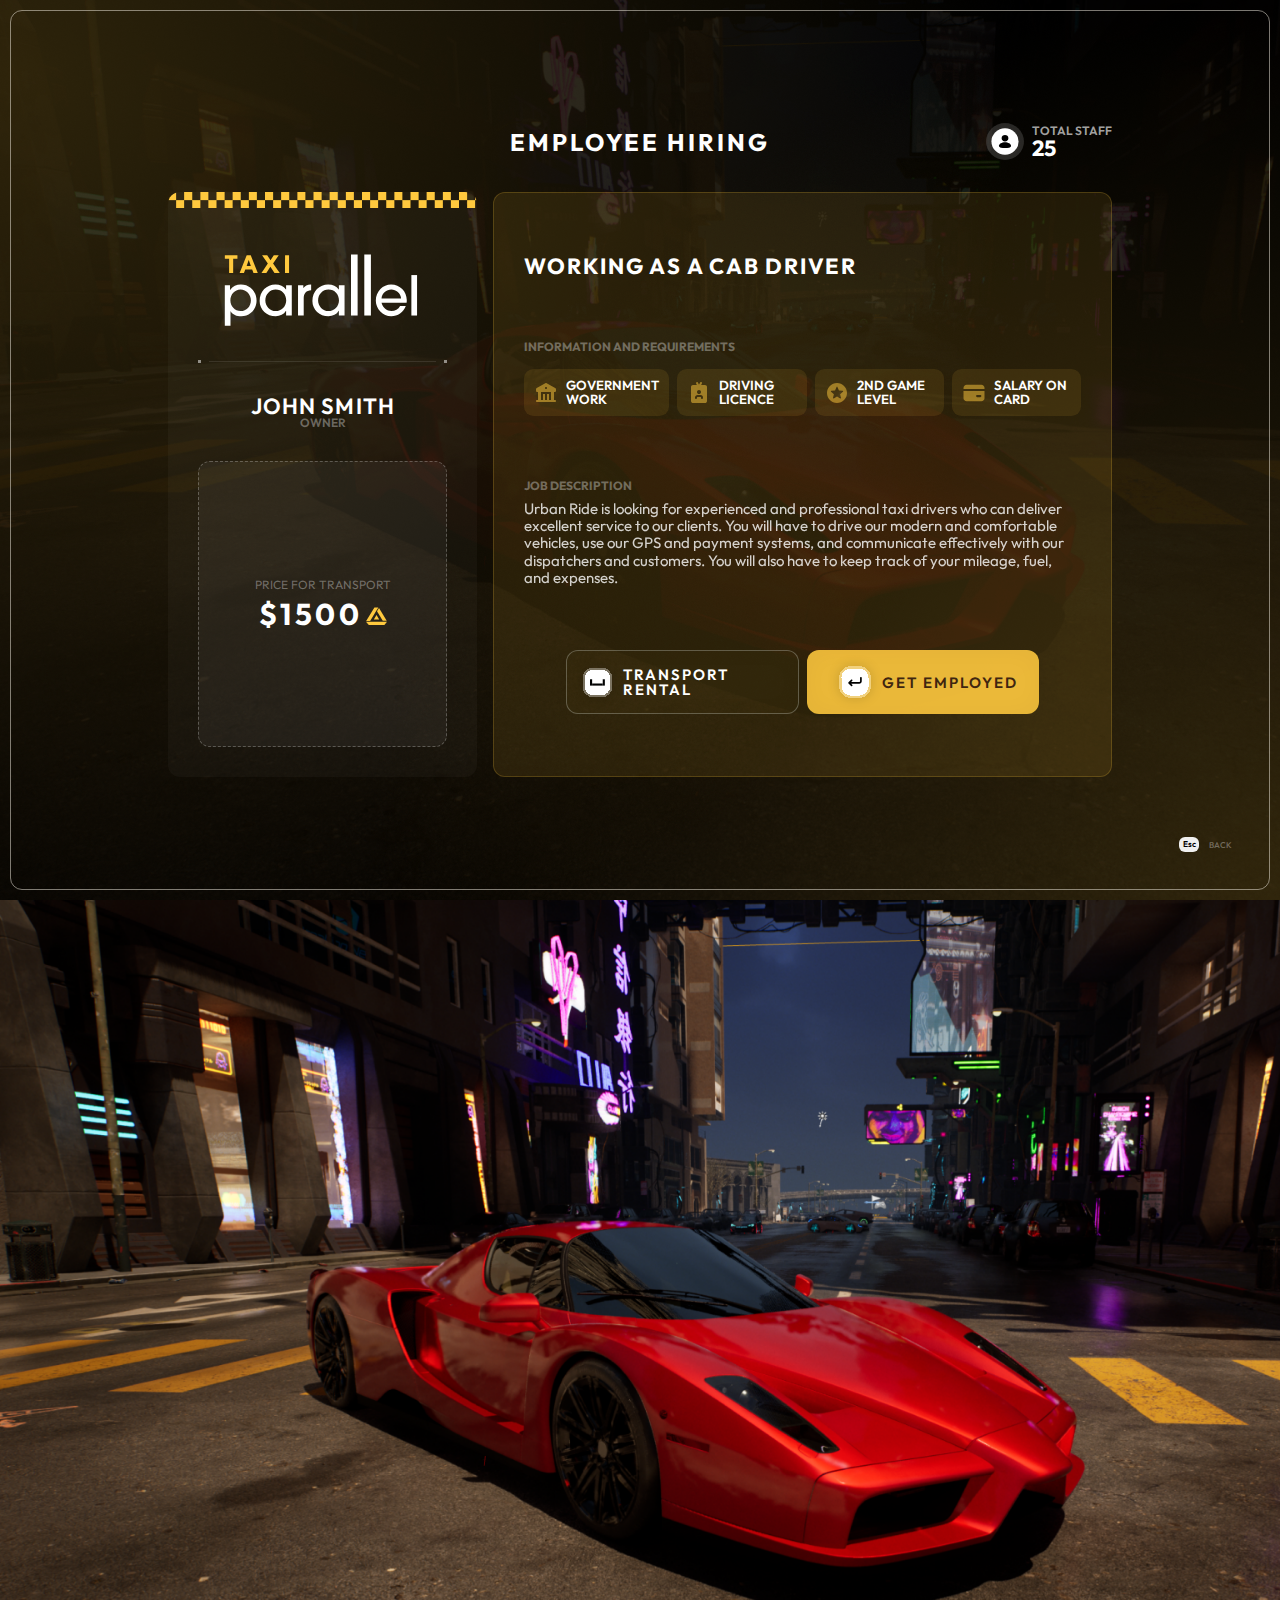
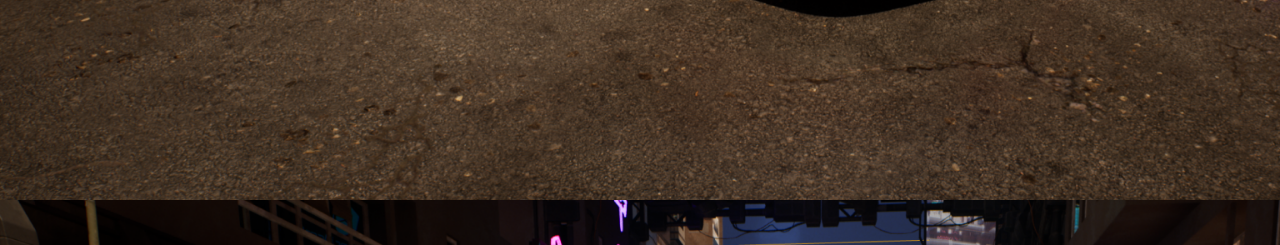
<file: index.html>
<!DOCTYPE html>
<html lang="en">
<head>
    <meta charset="UTF-8">
    <meta http-equiv="X-UA-Compatible" content="IE=edge">
    <meta name="viewport" content="width=device-width, initial-scale=1.0">
    <link rel="preconnect" href="https://fonts.googleapis.com">
    <link rel="preconnect" href="https://fonts.gstatic.com" crossorigin>
    <link href="https://fonts.googleapis.com/css2?family=Outfit:wght@400;500;600;700&display=swap" rel="stylesheet">
    <link rel="stylesheet" href="style.css">
    <title>HELIX-TAXI</title>
</head>
<body>
    <div>
    <div class="glowcontainer taxi-employee">
    <div class="lineborder">
    <div class="container">
        <div class="escape">
            <button>Esc</button> 
            <span class="grey ls mediumbold">BACK</span>
        </div>
        <section class="taxi-container">
            <header>
                <p></p>
                <p class="header-text bold">EMPLOYEE HIRING</p>
                <div class="flexsmall">
                    <img src="images/staff.svg" alt="staff icon" class="staff-icon">
                    <div class="staff">
                        <p class="fontsmall grey semibold">TOTAL STAFF</p>
                        <p class="fontxl bold totalstaff"></p>
                    </div>
                </div>
            </header>
            <main>
                <section class="first-small">
                    <div class="absolutebg"></div>
                    <div><img src="images/taxiparallel.svg" alt="logo" class="taxi-parallel-logo"></div>
                    <div class="dotsandline">
                        <div class="dot"></div>
                        <div class="line"></div>
                        <div class="dot"></div>
                    </div>
                    <div>
                        <h3 class="fontxl semibold ownername">JOHN SMITH</h3>
                        <p class="fontsmall grey semibold">OWNER</p>
                    </div>
                    <div class="transport">
                        <p class="grey fontsmall semi-bold">PRICE FOR TRANSPORT</p>
                        <div class="transport-price bold"><span class="transportprice"></span> <img src="images/Lix.svg" alt="icon" class="icons"> </p>
                    </div>
                </section>
                <section class="second-large">
                    <h2 class="bold fontxl title"></h2>
                    <article class="requirements">
                        <h4 class="grey fontsmall">INFORMATION AND REQUIREMENTS</h4>
                        <div class="requirements-container">
                    
                        </div>
                    </article>
                    <article>
                        <h4 class="grey fontsmall">JOB DESCRIPTION</h4>
                        <p class="description fontmedium"></p>
                    </article>
                    <div class="button-container">
                        <button class="transport-rental pointer">
                            <svg class="svgicon" viewBox="0 0 48 48" fill="none" xmlns="http://www.w3.org/2000/svg">
                                <g filter="url(#filter0_d_4616_29093)">
                                <rect x="12" y="12" width="24" height="24" rx="8" fill="white" shape-rendering="crispEdges"/>
                                <rect x="11" y="11" width="26" height="26" rx="9" stroke="white" stroke-opacity="0.35" stroke-width="2" shape-rendering="crispEdges"/>
                                </g>
                                <path d="M29 21H31V27H29V21Z" fill="#010202"/>
                                <path d="M29 25V27H19V25L29 25Z" fill="#010202"/>
                                <path d="M17 21H19V27H17V21Z" fill="#010202"/>
                                <defs>
                                <filter id="filter0_d_4616_29093" x="0" y="0" width="48" height="48" filterUnits="userSpaceOnUse" color-interpolation-filters="sRGB">
                                <feFlood flood-opacity="0" result="BackgroundImageFix"/>
                                <feColorMatrix in="SourceAlpha" type="matrix" values="0 0 0 0 0 0 0 0 0 0 0 0 0 0 0 0 0 0 127 0" result="hardAlpha"/>
                                <feOffset/>
                                <feGaussianBlur stdDeviation="5"/>
                                <feComposite in2="hardAlpha" operator="out"/>
                                <feColorMatrix type="matrix" values="0 0 0 0 0 0 0 0 0 0 0 0 0 0 0 0 0 0 0.15 0"/>
                                <feBlend mode="normal" in2="BackgroundImageFix" result="effect1_dropShadow_4616_29093"/>
                                <feBlend mode="normal" in="SourceGraphic" in2="effect1_dropShadow_4616_29093" result="shape"/>
                                </filter>
                                </defs>
                                </svg>
                            <p class="fontmedium semibold">TRANSPORT RENTAL</p> 
                        </button>
                        <button class="get-employed pointer">
                            <svg class="svgicon" viewBox="0 0 48 48" fill="none" xmlns="http://www.w3.org/2000/svg">
                                <g filter="url(#filter0_d_4616_29089)">
                                <rect x="12" y="12" width="24" height="24" rx="8" fill="white" shape-rendering="crispEdges"/>
                                <rect x="11" y="11" width="26" height="26" rx="9" stroke="white" stroke-opacity="0.35" stroke-width="2" shape-rendering="crispEdges"/>
                                </g>
                                <path d="M29.25 19.5C29.0511 19.5 28.8603 19.579 28.7197 19.7197C28.579 19.8603 28.5 20.0511 28.5 20.25V23.25C28.5 23.4489 28.421 23.6397 28.2803 23.7803C28.1397 23.921 27.9489 24 27.75 24H20.5575L21.5325 23.0325C21.6737 22.8913 21.7531 22.6997 21.7531 22.5C21.7531 22.3003 21.6737 22.1087 21.5325 21.9675C21.3913 21.8263 21.1997 21.7469 21 21.7469C20.8003 21.7469 20.6087 21.8263 20.4675 21.9675L18.2175 24.2175C18.1492 24.2888 18.0957 24.3729 18.06 24.465C17.985 24.6476 17.985 24.8524 18.06 25.035C18.0957 25.1271 18.1492 25.2112 18.2175 25.2825L20.4675 27.5325C20.5372 27.6028 20.6202 27.6586 20.7116 27.6967C20.803 27.7347 20.901 27.7543 21 27.7543C21.099 27.7543 21.1971 27.7347 21.2884 27.6967C21.3798 27.6586 21.4628 27.6028 21.5325 27.5325C21.6028 27.4628 21.6586 27.3798 21.6967 27.2884C21.7348 27.197 21.7544 27.099 21.7544 27C21.7544 26.901 21.7348 26.803 21.6967 26.7116C21.6586 26.6202 21.6028 26.5372 21.5325 26.4675L20.5575 25.5H27.75C28.3468 25.5 28.919 25.2629 29.341 24.841C29.763 24.419 30 23.8467 30 23.25V20.25C30 20.0511 29.921 19.8603 29.7803 19.7197C29.6397 19.579 29.4489 19.5 29.25 19.5Z" fill="black"/>
                                <defs>
                                <filter id="filter0_d_4616_29089" x="0" y="0" width="48" height="48" filterUnits="userSpaceOnUse" color-interpolation-filters="sRGB">
                                <feFlood flood-opacity="0" result="BackgroundImageFix"/>
                                <feColorMatrix in="SourceAlpha" type="matrix" values="0 0 0 0 0 0 0 0 0 0 0 0 0 0 0 0 0 0 127 0" result="hardAlpha"/>
                                <feOffset/>
                                <feGaussianBlur stdDeviation="5"/>
                                <feComposite in2="hardAlpha" operator="out"/>
                                <feColorMatrix type="matrix" values="0 0 0 0 0 0 0 0 0 0 0 0 0 0 0 0 0 0 0.15 0"/>
                                <feBlend mode="normal" in2="BackgroundImageFix" result="effect1_dropShadow_4616_29089"/>
                                <feBlend mode="normal" in="SourceGraphic" in2="effect1_dropShadow_4616_29089" result="shape"/>
                                </filter>
                                </defs>
                                </svg>
                            <p class="fontmedium semibold">GET EMPLOYED</p>
                        </button>
                    </div>
                </section>
            </main>
        </section>
    </div>
    </div>
    </div>

        <!-- TAXI PARK -->
        <div class="glowcontainer taxi-park hidden">
            <div class="lineborder">
            <div class="container">
                <div class="escape">
                    <button>Esc</button> 
                    <span class="grey ls mediumbold">BACK</span>
                </div>
        <section class="taxi-container ">
            <header class="taxi-first-header">
                <div><img src="images/taxiparallel.svg" alt="logo" class="taxi-first-logo"></div>
                <div class="flexsmall">
                    <img src="images/staff.svg" alt="staff icon" class="staff-icon">
                    <div class="staff">
                        <p class="fontsmall grey semibold">TOTAL STAFF</p>
                        <p class="fontxl bold totalstaff"></p>
                    </div>
                </div>
            </header>
            <main>
                <section class="taxi-first">
                    <div class="ordertab flexsmall privateorder pointer">
                        <svg width="46" height="46" viewBox="0 0 46 46" fill="none" xmlns="http://www.w3.org/2000/svg">
                            <g opacity="0.5">
                            <path fill-rule="evenodd" clip-rule="evenodd" d="M23 46C10.2975 46 0 35.7025 0 23C0 10.2975 10.2975 0 23 0C35.7025 0 46 10.2975 46 23C46 35.7025 35.7025 46 23 46ZM30.2077 26.1162C28.3375 24.9763 25.7953 24.1667 23 24.1667C20.2058 24.1667 17.6625 24.9763 15.7923 26.1162C14.8578 26.6878 14.061 27.3587 13.4847 28.0878C12.9177 28.8065 12.5 29.6652 12.5 30.5833C12.5 31.5692 12.9783 32.345 13.6702 32.9003C14.3235 33.4253 15.1857 33.773 16.1015 34.0157C17.9425 34.5033 20.3995 34.6667 23 34.6667C25.6005 34.6667 28.0575 34.5022 29.8985 34.0157C30.8143 33.773 31.6765 33.4253 32.3298 32.9003C33.0205 32.3462 33.5 31.5692 33.5 30.5833C33.5 29.6652 33.0823 28.8065 32.5153 28.0878C31.939 27.3587 31.141 26.6878 30.2077 26.1162ZM27.1248 13.0419C26.0308 11.9479 24.5471 11.3333 23 11.3333C21.4529 11.3333 19.9692 11.9479 18.8752 13.0419C17.7812 14.1358 17.1667 15.6196 17.1667 17.1667C17.1667 18.7138 17.7812 20.1975 18.8752 21.2915C19.9692 22.3854 21.4529 23 23 23C24.5471 23 26.0308 22.3854 27.1248 21.2915C28.2188 20.1975 28.8333 18.7138 28.8333 17.1667C28.8333 15.6196 28.2188 14.1358 27.1248 13.0419Z" fill="white"/>
                            </g>
                        </svg>
                        <div>
                            <p class="semibold fontmedium open">OPEN</p>
                            <p class="bold fontlarge">PRIVATE ORDERS</p>
                        </div>
                    </div>
                    <div class="ordertab flexsmall governmentorder pointer">
                        <svg width="48" height="45" viewBox="0 0 48 45" fill="none" xmlns="http://www.w3.org/2000/svg">
                            <g opacity="0.5">
                            <path fill-rule="evenodd" clip-rule="evenodd" d="M25.5633 1.173L45.3966 12.2563C45.9788 12.547 46.4685 12.9942 46.8106 13.5478C47.1527 14.1013 47.3337 14.7393 47.3333 15.39V18.75C47.3333 20.36 46.0266 21.6667 44.4166 21.6667H42.6666V40.3333H45C45.6188 40.3333 46.2123 40.5792 46.6499 41.0167C47.0875 41.4543 47.3333 42.0478 47.3333 42.6667C47.3333 43.2855 47.0875 43.879 46.6499 44.3166C46.2123 44.7542 45.6188 45 45 45H2.99996C2.38112 45 1.78763 44.7542 1.35004 44.3166C0.912459 43.879 0.666626 43.2855 0.666626 42.6667C0.666626 42.0478 0.912459 41.4543 1.35004 41.0167C1.78763 40.5792 2.38112 40.3333 2.99996 40.3333H5.33329V21.6667H3.58329C1.97329 21.6667 0.666626 20.36 0.666626 18.75V15.39C0.666626 14.172 1.29663 13.052 2.31396 12.4173L22.4343 1.173C22.9204 0.929865 23.4564 0.803284 24 0.803284C24.5435 0.803284 25.0772 0.929865 25.5633 1.173ZM35.6666 21.6667H12.3333V40.3333H17V26.3333H21.6666V40.3333H26.3333V26.3333H31V40.3333H35.6666V21.6667ZM24 10C23.3811 10 22.7876 10.2458 22.35 10.6834C21.9125 11.121 21.6666 11.7145 21.6666 12.3333C21.6666 12.9522 21.9125 13.5457 22.35 13.9832C22.7876 14.4208 23.3811 14.6667 24 14.6667C24.6188 14.6667 25.2123 14.4208 25.6499 13.9832C26.0875 13.5457 26.3333 12.9522 26.3333 12.3333C26.3333 11.7145 26.0875 11.121 25.6499 10.6834C25.2123 10.2458 24.6188 10 24 10Z" fill="#FFC93E"/>
                            </g>
                            </svg>
                        <div>
                            <p class="semibold fontmedium open">OPEN</p>
                            <p class="bold fontlarge">GOVERNMENT ORDERS</p>
                        </div>
                    </div>
                </section>
                <section class="taxi-second">
                    <div class="absolutebg"></div>
                    <div class="taxi-first-header">
                        <h2 class="bold fontxl title">TAXI PARK</h2>
                        <p class="total"> <span class="fontlarge totalorders"></span> <span>ORDERS</span>  </p>
                    </div>
                    <section>
                        <div class="grid-4 gold-cont">
                            <p class="gold">CUSTOMER</p>
                            <p class="gold">DISTANCE</p>
                            <p class="gold">NOTE</p>
                        </div>
                        <div class="taxiordersscroll">
                        <section class="taxiorders">
                            
                        </section>
                    </div>
                    </section>
                </section>
            </main>
        </section>
    </div>
    </div>
    </div>

    <!-- HUD NOTIFICATIONS -->
    <div class="hudnotification hudnotificationhidden">
        <div class="ordernotification flexsmall">
            <p class="lineabsolute"></p>
            <section>
                <p class="ordercustomername">UNKNOWN</p> <hr> 
                <p class="fontsmall">Recieved a new taxi order</p>
            </section>
            <img src="images/ordernotification.svg" alt="order notification">
        </div>
    </div>

    <script src="app.js"></script>
</body>
</html>
</file>
<file: style.css>
::-webkit-scrollbar {
    width: 3px;
}
::-webkit-scrollbar-track {
    box-shadow: inset 0 0 5px grey;
    border-radius: 10px;
}
::-webkit-scrollbar-thumb {
    background: #FFFFFF;
    border-radius: 5px;
}
:root{
    --fontsmall: clamp(12px, 0.75vw, 20px);
    --fontmedium: clamp(15px, 0.9vw, 30px);
    --fontlarge: clamp(18px, 1vw , 40px);
    --fontxl: clamp(22px, 1.4vw, 50px);
    --padlittle: clamp(5px, 0.3vw, 25px);
    --padmedium: clamp(10px, 0.5vw, 30px);
    --padlarge: clamp(15px, 1vw, 100px);
    --padlarger: clamp(20px, 1.2vw, 150px);
    --gap: clamp(0.5rem, 0.5vw, 2rem);
    --gaplarge: clamp(1rem, 1vw, 4rem);
    --radius: clamp(12px, 0.5vw, 30px);
}
*{
    padding: 0;
    margin: 0;
    line-height: 100%;
    -webkit-user-select: none; 
    -ms-user-select: none; 
    user-select: none; 
    font-family: 'Outfit', sans-serif;
    box-sizing: border-box;
    transition: all 0.1s ease;
    font-style: normal;
}
body{
    background: url(images/background.png);
    background-size: cover;
    width: 100vw;
    height: 100vh;
    overflow: hidden;
    color: white;
}
.glowcontainer{
    width: 100vw;
    height: 100vh;
    background: rgba(0, 0, 0, 0.9);
}
.lineborder{
    padding: var(--padmedium);
    height: 100%;
    width: 100%;
    background: url(images/glowtopleft.png) top left no-repeat, url(images/glowbottomright.png) bottom right no-repeat;
}
.escape{
    position: absolute;
    bottom: calc(3 * var(--gaplarge));
    right: calc(3 * var(--gaplarge));
    z-index: 200;
    font-size: calc( 0.7 * var(--fontsmall));
    color: rgba(255, 255, 255, 0.65);
}
.escape button{
    padding: calc(0.7 * var(--padlittle));
    color: black;
    font-weight: 600;
    margin-right: var(--gap);
    border-radius: calc(0.5 * var(--radius));
    border: 0;  
    font-size: calc( 0.7 * var(--fontsmall));
}
.capitalize::first-letter{
    text-transform: capitalize;
}
.opacity-80{
    opacity: 0.8;
}
.pointer{
    cursor: pointer;
}
.fontsmall{
    font-size: var(--fontsmall);
}
.fontmedium{
    font-size: var(--fontmedium);
}
.fontlarge{
    font-size: var(--fontlarge);
}
.fontxl{
    font-size: var(--fontxl);
}
.flexsmall{
    display: flex;
    gap: var(--gap);
    align-items: center;
}
.mediumbold{
    font-weight: 500;
}
.semibold{
    font-weight: 600; 
}
.bold{
    font-weight: 700;
}
.grey{
    color: rgba(255, 255, 255, 0.35);
}
.hidden{
    opacity: 0 !important;
    position: absolute;
    z-index: -100;
    pointer-events: none;
    transform: translateY(5vh);
    color: transparent;
}
.container{
    width: 100%;
    height: 100%;
    display: flex;
    justify-content: center;
    align-items: center;
    border: 1px solid #f3eee281;
    border-radius: var(--radius);
}
.taxi-container{
    width: 90%;
    margin: auto;
}
header{
    display: grid;
    grid-template-columns: 1fr auto 1fr;
    margin-bottom: var(--fontlarge);
}
header .flexsmall{
    justify-content: flex-end;
}
.staff-icon{
    width: calc(2.5 * var(--fontmedium));
    aspect-ratio: 1/1;
}
.staff .grey{
    color: rgba(255, 255, 255, 0.65);
}
.icon{
    width: clamp(24px, 1vw, 40px);
    aspect-ratio: 1/1;
}
header .header-text{
    text-align: center;
    justify-content: center;
    display: flex;
    align-items: center;
    font-size: calc(2 * var(--fontsmall));
    letter-spacing: 0.12em;
}
main{
    display: grid;
    grid-template-columns: 1fr 2fr;
    gap: var(--gaplarge);
    height: 65vh;
    margin-top: 2rem;
}
.first-small{
    display: flex;
    flex-direction: column;
    gap: calc( 2 * var(--gaplarge));
    background: rgba(255, 255, 255, 0.03);
    border-radius: var(--radius);
    align-items: center;
    padding: calc( 1.5 * var(--padlarger));
    text-align: center;
    position: relative;
    overflow: hidden;
}
.ownername{
    letter-spacing: 0.05em;
    text-transform: uppercase;
}
.absolutebg{
    position: absolute;
    top: 0;
    left: 0;
    width: 100%;
    height: 1rem;
    background: url(images/dottedbackground.png) repeat;
}
.taxi-parallel-logo{
    margin-top: 2rem;
    width: 75%;
}
.dotsandline{
    display: flex;
    align-items: center;
    gap: var(--gap);
    width: 100%;
}
.line{
    flex: 1;
    height: 1px;
    background: rgba(255, 255, 255, 0.1);
}
.dot{
    width: 3px;
    height: 3px;
    background: rgba(255, 255, 255, 0.5);
}
.transport{
    width: 100%;
    background: rgba(255, 255, 255, 0.05);
    border: 1px dashed rgba(255, 255, 255, 0.25);
    border-radius: var(--radius);
    flex: 1;
    display: flex;
    flex-direction: column;
    justify-content: center;
    align-items: center;
    gap: var(--gap);
}
.transportprice{
    font-size: calc(2.5 * var(--fontsmall));
    letter-spacing: 0.12em;
}
.second-large{
    background: rgba(255, 201, 62, 0.1);
    border: 1px solid rgba(255, 201, 62, 0.2);
    border-radius: var(--radius);
    padding: calc( 1.5 * var(--padlarger));
    display: flex;
    flex-direction: column;
    justify-content: space-around;
}
.title{
    text-transform: uppercase;
}
.requirements-container{
    display: grid;
    grid-template-columns: repeat(4, 1fr);
    gap: var(--gap);
    margin-top: 1rem;
}
.requirement{
    padding: var(--padmedium);
    background: rgba(255, 201, 62, 0.1);
    border-radius: calc(0.8 * var(--radius));
    gap: 0.2rem;
    font-size: var(--fontsmall);
    text-transform: uppercase;
}
.second-large h2{
    letter-spacing: 0.08em;
}
.description{
    color: #FFFFFF;
    line-height: 115%;
    opacity: 0.8;
    margin-top: var(--gap);
}
.button-container{
    display: grid;
    grid-template-columns: 1fr 1fr;
    width: 85%;
    margin:0 auto;
    gap: var(--gap);
}
.button-container button{
    display: flex;
    align-items: center;
    border-radius: var(--radius);
    padding: var(--padlittle);
    outline: none;
    letter-spacing: 0.15em;
    justify-content: center;
    text-align: left;
}
.buttonicon{
    padding: var(--padmedium);
    background-color: white;
    border-radius: calc( 0.8 * var(--radius));
    display: flex;
    justify-content: center;
    align-items: center;
    box-shadow: 0px 0px 10px rgba(0, 0, 0, 0.15);
    border: 2px solid rgba(255, 255, 255, 0.35);
}
.svgicon{
    width: calc( 3 * var(--fontlarge));
}
.icons{
    width: calc( 1.2 * var(--fontlarge));
}
.transport-rental{
    border: 1px solid rgba(242, 255, 254, 0.25);
    box-shadow: inset 0px 0px 25px rgba(0, 0, 0, 0.03);
    background: rgba(255, 222, 103, 0.03);
    color: #FFFFFF;
}
.transport-rental:hover{
    background: rgba(255, 222, 103, 0.093);
}
.get-employed{
    background: rgba(255, 201, 62, 0.9);
    box-shadow: inset 0px 0px 25px rgba(0, 0, 0, 0.03);
    border: none;
    color: #3F2610;
}
.get-employed:hover{
    background: #FFC93E;
}
.taxi-first{
    display: flex;
    flex-direction: column;
    gap: var(--gap);
}
.taxi-second{
    position: relative;
    overflow: hidden;
    background: rgba(255, 201, 62, 0.1);
    border: 1px solid rgba(255, 201, 62, 0.2);
    border-radius: var(--radius);
    padding: calc( 1.5 * var(--padlarger));
}
.taxi-first-logo{
    margin-top: 0 !important;
}
.ordertab{
    width: 100%;
    padding: var(--padlarger);
    gap: var(--gaplarge);
    border-radius: calc(1.1 * var(--radius));
    background-size: 3000px !important;
    background-repeat: no-repeat;
    background-position:10% !important;
}
.totalorders{
    color: white;
    margin-right: var(--padlittle);
}
.privateorder{ 
    border: 1px solid rgba(255, 201, 62, 0.4);
    box-shadow: inset 0px 0px 25px rgba(0, 0, 0, 0.03);
    background: url(images/privateordersbg.png);
}
.privateorder:hover{
    background: url(images/privateordershoverbg.png);
    border: 1px solid #FFC93E;
}
.privateorder:hover svg g{
    opacity: 1;
}
.governmentorder{
    border: 1px solid rgba(255, 255, 255, 0.25);
    box-shadow: inset 0px 0px 25px rgba(0, 0, 0, 0.03);
    background: url(images/governmentordersbg.png);
}
.governmentorder:hover{
    border: 1px solid #FFFFFF;
    background: url(images/governmentordershoverbg.png);
}
.governmentorder:hover svg g{
    opacity: 1;
}
.taxi-first-header{
    display: flex;
    justify-content: space-between;
    margin-top: var(--fontlarge);
    margin-bottom: var(--fontlarge);
}
.taxi-first-header .total{
    color: rgba(255, 255, 255, 0.35);
    font-size: calc(0.8 * var(--fontsmall));
    font-weight: 600;
}
.taxi-first .second-large{
    display: block;
}
.taxi-park main{
    grid-template-columns: 1fr 3fr;
}
.open{
    color: rgba(255, 255, 255, 0.5);
}
.grid-4{
    display: grid;
    grid-template-columns: 1fr 0.8fr 1.5fr 1.2fr;
    padding: var(--padlarge);
    gap: 0.2rem;
    height: 100%;
}
.gold-cont{
    background: rgba(255, 201, 62, 0.12);
    border: 1px solid rgba(255, 201, 62, 0.2);
    border-radius: var(--radius);
}
.gold{
    letter-spacing: 0.14em;
    font-weight: 600;
    color: #FFC93E;
    font-size: var(--fontsmall);
}
.taxiordersscroll{
    overflow-y: scroll;
    height: 42vh;
    padding-right: var(--gap);
    margin-top: 1rem;
}
.customertaxiorder{
    transition: all .3s ease;
    height: 10vh;
    position: relative;
    overflow: hidden;
}
.customertaxiorder .dotsandline{
    position: absolute;
    bottom: 0;
}
.acceptorder{
    background: rgba(255, 201, 62, 0.9);
    border-radius: var(--radius);
    letter-spacing: 0.1em;
    text-transform: uppercase;
    color: #3F2610;
    font-weight: bold;
    padding: var(--padlittle);
    cursor: pointer;
    border: none;
    height: max-content;
    align-self: center;
}
.acceptorder:hover{
    background-color: rgb(255, 201, 62);
}
.hiddenorder{
    opacity: 0 !important;
    pointer-events: none;
    height: 0px;
    padding: 0;
    margin: 0;
    border: 0;    
}
.process{
    color: rgba(255, 255, 255, 0.5);
    letter-spacing: 0.1em;
    display: flex;
}
.dull{
    color: rgba(255, 255, 255, 0.3);
}
.hudnotificationhidden{
    opacity: 0 !important;
    position: absolute;
    z-index: -100;
    pointer-events: none;
    transform: translateX(100vw);
    color: transparent;
}
.hudnotification{
    position: absolute;
    right: 0;
    top: 15vh;
    opacity: 1;
    transition: all .3s ease;
    pointer-events: none;
}
.ordernotification{
    padding: var(--padlarge) calc(1.5 * var(--padlarge));
    border: 1px #FFC93E4D solid;
    gap: var(--gaplarge);
    width: max-content;
    text-align: right;
    border-radius: calc(0.8 * var(--radius));
    background: #000000B2;
    position: absolute;
    right: var(--gaplarge);
    top: 20%;
}
.ordernotification .lineabsolute{
    position: absolute;
    width: 2px;
    border-radius: 9999px;
    height: 50%;
    right: 0;
    background-color: #FFC93E;
}
.ordercustomername{
    text-transform: uppercase;
    color: rgba(255, 255, 255, 0.65);
    font-weight: 500;
    letter-spacing: 0.05em;
}
.ordernotification hr{
    margin: var(--gap) 0;
    background-color : rgba(255, 255, 255, 0.15);
    height: 1px;
}
@media screen and (min-width: 1200px) {
    .taxi-container{
        width: 75%;
    }
    .requirement{
        font-size: calc(1.1 * var(--fontsmall));
        gap: var(--gap);
    }
    .taxi-parallel-logo{
        width: auto;
    }
}
@media screen and (min-width: 1440px) {
    body{
        --fontsmall: clamp(16px, 0.7vw, 30px);
        --fontmedium: clamp(18px, 0.8vw, 40px);
        --fontlarge: clamp(20px, 0.9vw , 50px);
        --fontxl: clamp(22px, 1vw, 60px);
    }
}
@media screen and (min-width: 1800px) {
    body{
        --fontsmall: clamp(18px, 0.7vw, 30px);
        --fontmedium: clamp(20px, 0.8vw, 40px);
        --fontlarge: clamp(22px, 0.9vw , 50px);
        --fontxl: clamp(25px, 0.8vw, 60px);
        --padlittle: clamp(10px, 0.3vw, 25px);
        --padmedium: clamp(15px, 0.5vw, 30px);
        --padlarge: clamp(25px, 1vw, 100px);
    }
    main{
        height: 62.5vh;
    }
    .requirement{
        font-size: var(--fontmedium);
    }
}
@media screen and (min-width: 2000px) {
    body{
        --fontsmall: clamp(20px, 0.7vw, 30px);
        --fontmedium: clamp(22px, 0.8vw, 40px);
        --fontlarge: clamp(24px, 0.9vw , 50px);
        --fontxl: clamp(28px, 1vw, 60px);
    }
    .icon{
        width: clamp(35px, 1vw, 50px);
        aspect-ratio: 1/1;
    }
}
@media screen and (min-width: 2300px) {
    body{
        --fontsmall: clamp(24px, 0.7vw, 30px);
        --fontmedium: clamp(26px, 0.8vw, 40px);
        --fontlarge: clamp(28px, 0.9vw , 50px);
        --fontxl: clamp(30px, 1vw, 60px);
        --padlittle: clamp(15px, 0.3vw, 25px);
        --padmedium: clamp(20px, 0.5vw, 30px);
        --padlarge: clamp(30px, 1vw, 100px);
    }
    .icon{
        width: clamp(45px, 1vw, 60px);
        aspect-ratio: 1/1;
    }
}
</file>
